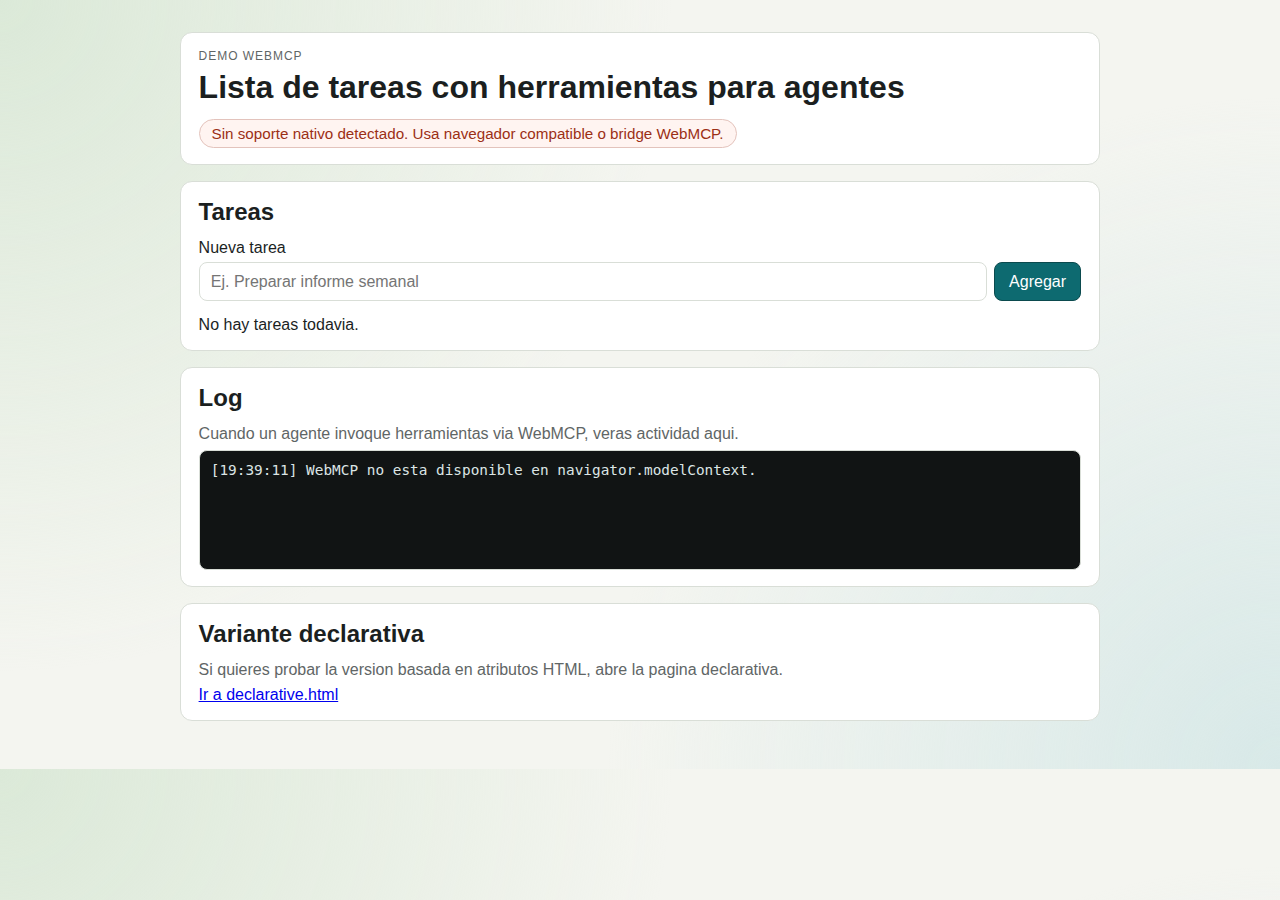
<file: WebMCP/index.html>
<!doctype html>
<html lang="es">
  <head>
    <meta charset="UTF-8" />
    <meta name="viewport" content="width=device-width, initial-scale=1.0" />
    <title>WebMCP Demo - Lista de Tareas</title>
    <link rel="stylesheet" href="./styles.css" />
  </head>
  <body>
    <main class="container">
      <header class="hero">
        <p class="kicker">Demo WebMCP</p>
        <h1>Lista de tareas con herramientas para agentes</h1>
        <p id="support-badge" class="badge">Comprobando soporte...</p>
      </header>

      <section class="card">
        <h2>Tareas</h2>
        <form id="task-form" class="task-form">
          <label for="task-input">Nueva tarea</label>
          <div class="row">
            <input
              id="task-input"
              name="task"
              type="text"
              required
              maxlength="120"
              placeholder="Ej. Preparar informe semanal"
            />
            <button type="submit">Agregar</button>
          </div>
        </form>
        <ul id="task-list" class="task-list" aria-live="polite"></ul>
      </section>

      <section class="card">
        <h2>Log</h2>
        <p class="hint">
          Cuando un agente invoque herramientas via WebMCP, veras actividad aqui.
        </p>
        <pre id="log" class="log"></pre>
      </section>

      <section class="card">
        <h2>Variante declarativa</h2>
        <p class="hint">
          Si quieres probar la version basada en atributos HTML, abre la pagina
          declarativa.
        </p>
        <a href="./declarative.html">Ir a declarative.html</a>
      </section>
    </main>

    <script type="module" src="./app.js"></script>
  </body>
</html>
</file>
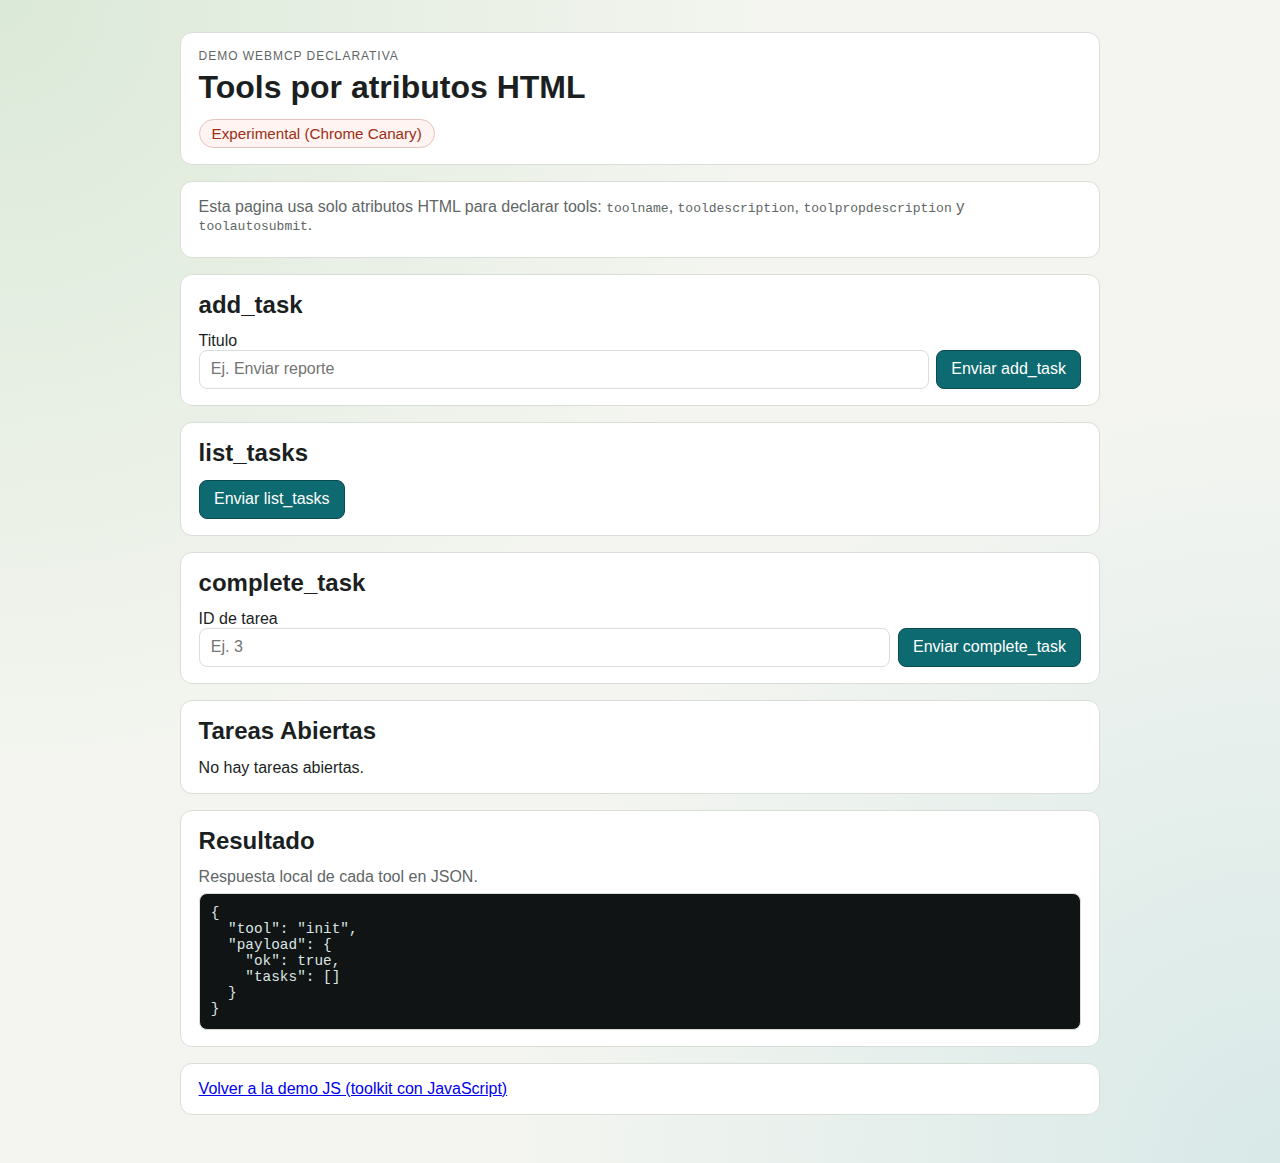
<file: WebMCP/declarative.html>
<!doctype html>
<html lang="es">
  <head>
    <meta charset="UTF-8" />
    <meta name="viewport" content="width=device-width, initial-scale=1.0" />
    <title>WebMCP Demo - Declarativa HTML</title>
    <link rel="stylesheet" href="./styles.css" />
  </head>
  <body>
    <main class="container">
      <header class="hero">
        <p class="kicker">Demo WebMCP Declarativa</p>
        <h1>Tools por atributos HTML</h1>
        <p class="badge warn">Experimental (Chrome Canary)</p>
      </header>

      <section class="card">
        <p class="hint">
          Esta pagina usa solo atributos HTML para declarar tools:
          <code>toolname</code>, <code>tooldescription</code>,
          <code>toolpropdescription</code> y <code>toolautosubmit</code>.
        </p>
      </section>

      <section class="card">
        <h2>add_task</h2>
        <form
          id="add-form"
          action="#"
          method="get"
          toolname="add_task"
          tooldescription="Agrega una tarea nueva al listado."
          toolautosubmit
        >
          <label for="add-title">Titulo</label>
          <div class="row">
            <input
              id="add-title"
              name="title"
              type="text"
              required
              maxlength="120"
              placeholder="Ej. Enviar reporte"
              toolpropdescription="Texto de la nueva tarea"
            />
            <button type="submit">Enviar add_task</button>
          </div>
        </form>
      </section>

      <section class="card">
        <h2>list_tasks</h2>
        <form
          id="list-form"
          action="#"
          method="get"
          toolname="list_tasks"
          tooldescription="Recupera el listado actual de tareas."
          toolautosubmit
        >
          <button type="submit">Enviar list_tasks</button>
        </form>
      </section>

      <section class="card">
        <h2>complete_task</h2>
        <form
          id="complete-form"
          action="#"
          method="get"
          toolname="complete_task"
          tooldescription="Marca una tarea como completada por id."
          toolautosubmit
        >
          <label for="complete-id">ID de tarea</label>
          <div class="row">
            <input
              id="complete-id"
              name="id"
              type="number"
              min="1"
              step="1"
              required
              placeholder="Ej. 3"
              toolpropdescription="ID numerico de la tarea"
            />
            <button type="submit">Enviar complete_task</button>
          </div>
        </form>
      </section>

      <section class="card">
        <h2>Tareas Abiertas</h2>
        <ul id="open-task-list" class="task-list"></ul>
      </section>

      <section class="card">
        <h2>Resultado</h2>
        <p class="hint">Respuesta local de cada tool en JSON.</p>
        <pre id="tool-log" class="log"></pre>
      </section>

      <section class="card">
        <a href="./index.html">Volver a la demo JS (toolkit con JavaScript)</a>
      </section>
    </main>

    <script>
      const storageKey = "webmcp_declarative_tasks";
      const addForm = document.getElementById("add-form");
      const listForm = document.getElementById("list-form");
      const completeForm = document.getElementById("complete-form");
      const openTaskList = document.getElementById("open-task-list");
      const logEl = document.getElementById("tool-log");

      function readTasks() {
        try {
          const raw = localStorage.getItem(storageKey);
          const parsed = raw ? JSON.parse(raw) : [];
          return Array.isArray(parsed) ? parsed : [];
        } catch {
          return [];
        }
      }

      function writeTasks(tasks) {
        localStorage.setItem(storageKey, JSON.stringify(tasks));
      }

      function nextId(tasks) {
        return tasks.reduce((max, task) => Math.max(max, Number(task.id) || 0), 0) + 1;
      }

      function renderOpenTasks(tasks) {
        const openTasks = tasks.filter((task) => !task.done);
        openTaskList.innerHTML = "";
        if (openTasks.length === 0) {
          const empty = document.createElement("li");
          empty.textContent = "No hay tareas abiertas.";
          openTaskList.appendChild(empty);
          return;
        }

        for (const task of openTasks) {
          const li = document.createElement("li");
          li.className = "task-item";
          li.textContent = `#${task.id} ${task.title}`;
          openTaskList.appendChild(li);
        }
      }

      function writeResult(tool, payload) {
        logEl.textContent = JSON.stringify({ tool, payload }, null, 2);
      }

      function replyToAgent(event, payload) {
        if (typeof event.respondWith === "function") {
          event.respondWith(Promise.resolve(JSON.stringify(payload)));
        }
      }

      function addTask(title) {
        const value = String(title || "").trim();
        if (!value) {
          throw new Error("title es obligatorio");
        }
        const tasks = readTasks();
        const created = { id: nextId(tasks), title: value, done: false };
        tasks.push(created);
        writeTasks(tasks);
        return created;
      }

      function listTasks() {
        return readTasks();
      }

      function completeTask(id) {
        const targetId = Number(id);
        const tasks = readTasks();
        const task = tasks.find((item) => Number(item.id) === targetId);
        if (!task) {
          throw new Error(`No existe la tarea ${id}`);
        }
        task.done = true;
        writeTasks(tasks);
        return task;
      }

      addForm.addEventListener("submit", (event) => {
        event.preventDefault();
        try {
          const title = new FormData(addForm).get("title");
          const created = addTask(title);
          const tasks = listTasks();
          const response = { ok: true, task: created, openTasks: tasks.filter((t) => !t.done) };
          renderOpenTasks(tasks);
          writeResult("add_task", response);
          replyToAgent(event, response);
          addForm.reset();
        } catch (error) {
          const response = { ok: false, error: error.message };
          writeResult("add_task", response);
          replyToAgent(event, response);
        }
      });

      listForm.addEventListener("submit", (event) => {
        event.preventDefault();
        const tasks = listTasks();
        const openTasks = tasks.filter((task) => !task.done);
        const response = { ok: true, tasks, openTasks };
        renderOpenTasks(tasks);
        writeResult("list_tasks", response);
        replyToAgent(event, response);
      });

      completeForm.addEventListener("submit", (event) => {
        event.preventDefault();
        try {
          const id = new FormData(completeForm).get("id");
          const completed = completeTask(id);
          const tasks = listTasks();
          const response = {
            ok: true,
            task: completed,
            openTasks: tasks.filter((task) => !task.done)
          };
          renderOpenTasks(tasks);
          writeResult("complete_task", response);
          replyToAgent(event, response);
          completeForm.reset();
        } catch (error) {
          const response = { ok: false, error: error.message };
          writeResult("complete_task", response);
          replyToAgent(event, response);
        }
      });

      const initial = listTasks();
      renderOpenTasks(initial);
      writeResult("init", { ok: true, tasks: initial });
    </script>
  </body>
</html>
</file>
<file: WebMCP/styles.css>
:root {
  --bg: #f4f5f0;
  --panel: #ffffff;
  --ink: #1b1f1f;
  --subtle: #5f6666;
  --accent: #0d6a70;
  --accent-2: #0b4a4e;
  --border: #d9ded7;
  --ok: #1f7a38;
  --warn: #9c2f16;
}

* {
  box-sizing: border-box;
}

body {
  margin: 0;
  font-family: "Segoe UI", "Aptos", "Helvetica Neue", sans-serif;
  color: var(--ink);
  background: radial-gradient(circle at 0% 0%, #dbe9d8, transparent 45%),
    radial-gradient(circle at 100% 100%, #d8e9e8, transparent 45%), var(--bg);
}

.container {
  width: min(920px, 92vw);
  margin: 2rem auto 3rem;
  display: grid;
  gap: 1rem;
}

.hero,
.card {
  background: var(--panel);
  border: 1px solid var(--border);
  border-radius: 12px;
  padding: 1rem 1.1rem;
}

.kicker {
  margin: 0 0 0.4rem;
  color: var(--subtle);
  text-transform: uppercase;
  font-size: 0.75rem;
  letter-spacing: 0.08em;
}

h1,
h2 {
  margin: 0 0 0.8rem;
}

.badge {
  margin: 0;
  display: inline-block;
  font-size: 0.95rem;
  border-radius: 999px;
  padding: 0.3rem 0.75rem;
  border: 1px solid var(--border);
}

.badge.ok {
  color: var(--ok);
  border-color: #b8d8c0;
  background: #eff9f1;
}

.badge.warn {
  color: var(--warn);
  border-color: #e3c3bc;
  background: #fff4f1;
}

.task-form label {
  display: block;
  margin-bottom: 0.35rem;
}

.row {
  display: flex;
  gap: 0.45rem;
}

input,
button {
  font: inherit;
}

input {
  flex: 1;
  border: 1px solid var(--border);
  border-radius: 8px;
  padding: 0.6rem 0.7rem;
}

button {
  border: 1px solid var(--accent-2);
  border-radius: 8px;
  color: #fff;
  background: var(--accent);
  padding: 0.6rem 0.9rem;
  cursor: pointer;
}

button:hover {
  filter: brightness(0.95);
}

.task-list {
  list-style: none;
  margin: 0.9rem 0 0;
  padding: 0;
  display: grid;
  gap: 0.35rem;
}

.task-item {
  display: flex;
  justify-content: space-between;
  align-items: center;
  gap: 0.5rem;
  border: 1px solid var(--border);
  border-radius: 8px;
  padding: 0.45rem 0.65rem;
}

.task-item.done .task-title {
  color: var(--subtle);
  text-decoration: line-through;
}

.task-item .small {
  font-size: 0.85rem;
  background: transparent;
  color: var(--accent-2);
  border-color: var(--border);
}

.hint {
  color: var(--subtle);
  margin: 0 0 0.45rem;
}

.log {
  margin: 0;
  min-height: 120px;
  max-height: 260px;
  overflow: auto;
  border-radius: 8px;
  border: 1px solid var(--border);
  background: #111414;
  color: #dce5e5;
  padding: 0.7rem;
  font-size: 0.9rem;
}

@media (max-width: 640px) {
  .row {
    flex-direction: column;
  }
}
</file>
